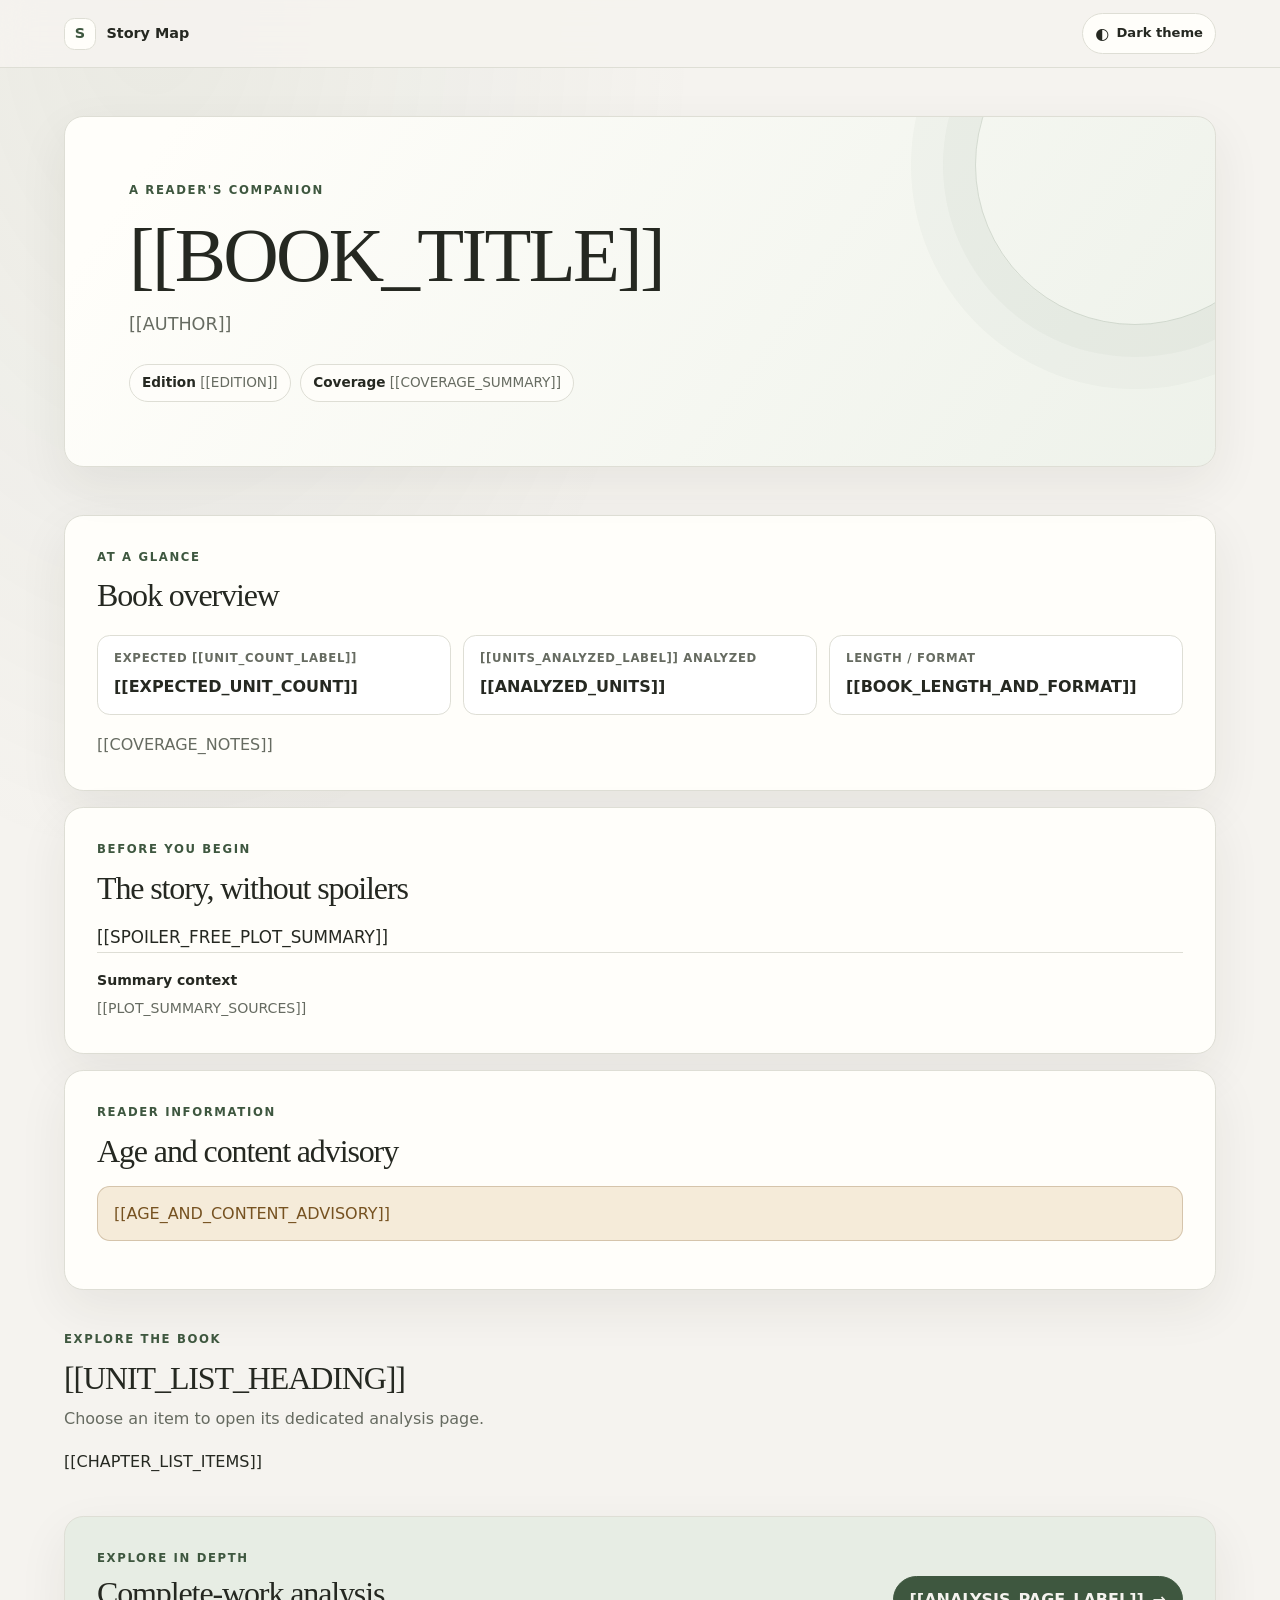
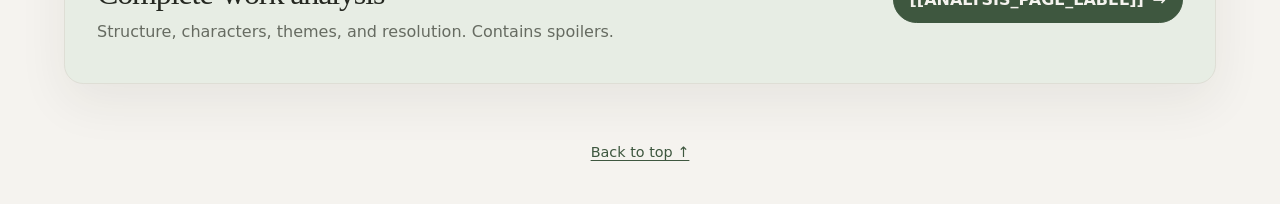
<file: .github/skills/story-map/templates/index.html>
<!doctype html>
<html lang="en" data-theme="light">
<head>
  <meta charset="utf-8">
  <meta name="viewport" content="width=device-width, initial-scale=1">
  <meta name="description" content="A spoiler-free book overview and chapter directory for [[BOOK_TITLE]].">
  <meta name="theme-color" content="#f5f3ef">
  <title>[[BOOK_TITLE]] — Story Map</title>
  <link rel="stylesheet" href="assets/story-map.css">
  <script src="assets/theme.js" defer></script>
</head>
<body>
  <header class="topbar" id="top">
    <a class="brand" href="index.html"><span class="brand-mark" aria-hidden="true">S</span> Story Map</a>
    <button class="theme-toggle" id="theme-toggle" type="button" aria-label="Switch to dark theme">
      <span class="theme-icon" aria-hidden="true">◐</span>
      <span id="theme-label">Dark theme</span>
    </button>
  </header>

  <main class="shell">
    <section class="hero">
      <p class="eyebrow">A reader's companion</p>
      <h1>[[BOOK_TITLE]]</h1>
      <p class="author">[[AUTHOR]]</p>
      <div class="meta-list">
        <span class="meta-chip"><strong>Edition</strong> [[EDITION]]</span>
        <span class="meta-chip"><strong>Coverage</strong> [[COVERAGE_SUMMARY]]</span>
      </div>
    </section>

    <section class="panel overview" aria-labelledby="overview-title">
      <div class="section-heading">
        <p class="eyebrow">At a glance</p>
        <h2 id="overview-title">Book overview</h2>
      </div>
      <dl class="stats">
        <div class="stat"><dt>Expected [[UNIT_COUNT_LABEL]]</dt><dd>[[EXPECTED_UNIT_COUNT]]</dd></div>
        <div class="stat"><dt>[[UNITS_ANALYZED_LABEL]] analyzed</dt><dd>[[ANALYZED_UNITS]]</dd></div>
        <div class="stat"><dt>Length / format</dt><dd>[[BOOK_LENGTH_AND_FORMAT]]</dd></div>
      </dl>
      <p class="coverage-note">[[COVERAGE_NOTES]]</p>
    </section>

    <section class="panel plot-summary" aria-labelledby="plot-summary-title">
      <div class="section-heading">
        <p class="eyebrow">Before you begin</p>
        <h2 id="plot-summary-title">The story, without spoilers</h2>
      </div>
      <div class="prose">[[SPOILER_FREE_PLOT_SUMMARY]]</div>
      <div class="source-note">
        <strong>Summary context</strong>
        [[PLOT_SUMMARY_SOURCES]]
      </div>
    </section>

    <section class="panel content-advisory" aria-labelledby="content-advisory-title">
      <div class="section-heading">
        <p class="eyebrow">Reader information</p>
        <h2 id="content-advisory-title">Age and content advisory</h2>
      </div>
      <p class="content-advisory-note">[[AGE_AND_CONTENT_ADVISORY]]</p>
    </section>

    <section class="chapter-directory" aria-labelledby="chapters-title">
      <div class="section-heading">
        <p class="eyebrow">Explore the book</p>
        <h2 id="chapters-title">[[UNIT_LIST_HEADING]]</h2>
        <p class="muted">Choose an item to open its dedicated analysis page.</p>
      </div>
      <ol class="chapter-list">
        [[CHAPTER_LIST_ITEMS]]
      </ol>
    </section>

    <section class="panel book-analysis-callout">
      <div>
        <p class="eyebrow">Explore in depth</p>
        <h2>Complete-work analysis</h2>
        <p class="muted">Structure, characters, themes, and resolution. Contains spoilers.</p>
      </div>
      <a class="button-link" href="[[ANALYSIS_PAGE_FILE]]">[[ANALYSIS_PAGE_LABEL]] <span aria-hidden="true">→</span></a>
    </section>
  </main>

  <footer class="site-footer"><a href="#top">Back to top ↑</a></footer>

  <template id="chapter-list-item-template">
    <li class="chapter-list-item">
      <a href="[[CHAPTER_FILE]]">
        <span class="chapter-index">[[UNIT_DISPLAY_LABEL]]</span>
        <strong>[[UNIT_TITLE]]</strong>
        <span class="chapter-pages">[[UNIT_PAGE_RANGE_OR_LENGTH]]</span>
        <span class="chapter-arrow" aria-hidden="true">↗</span>
      </a>
    </li>
  </template>
</body>
</html>
</file>
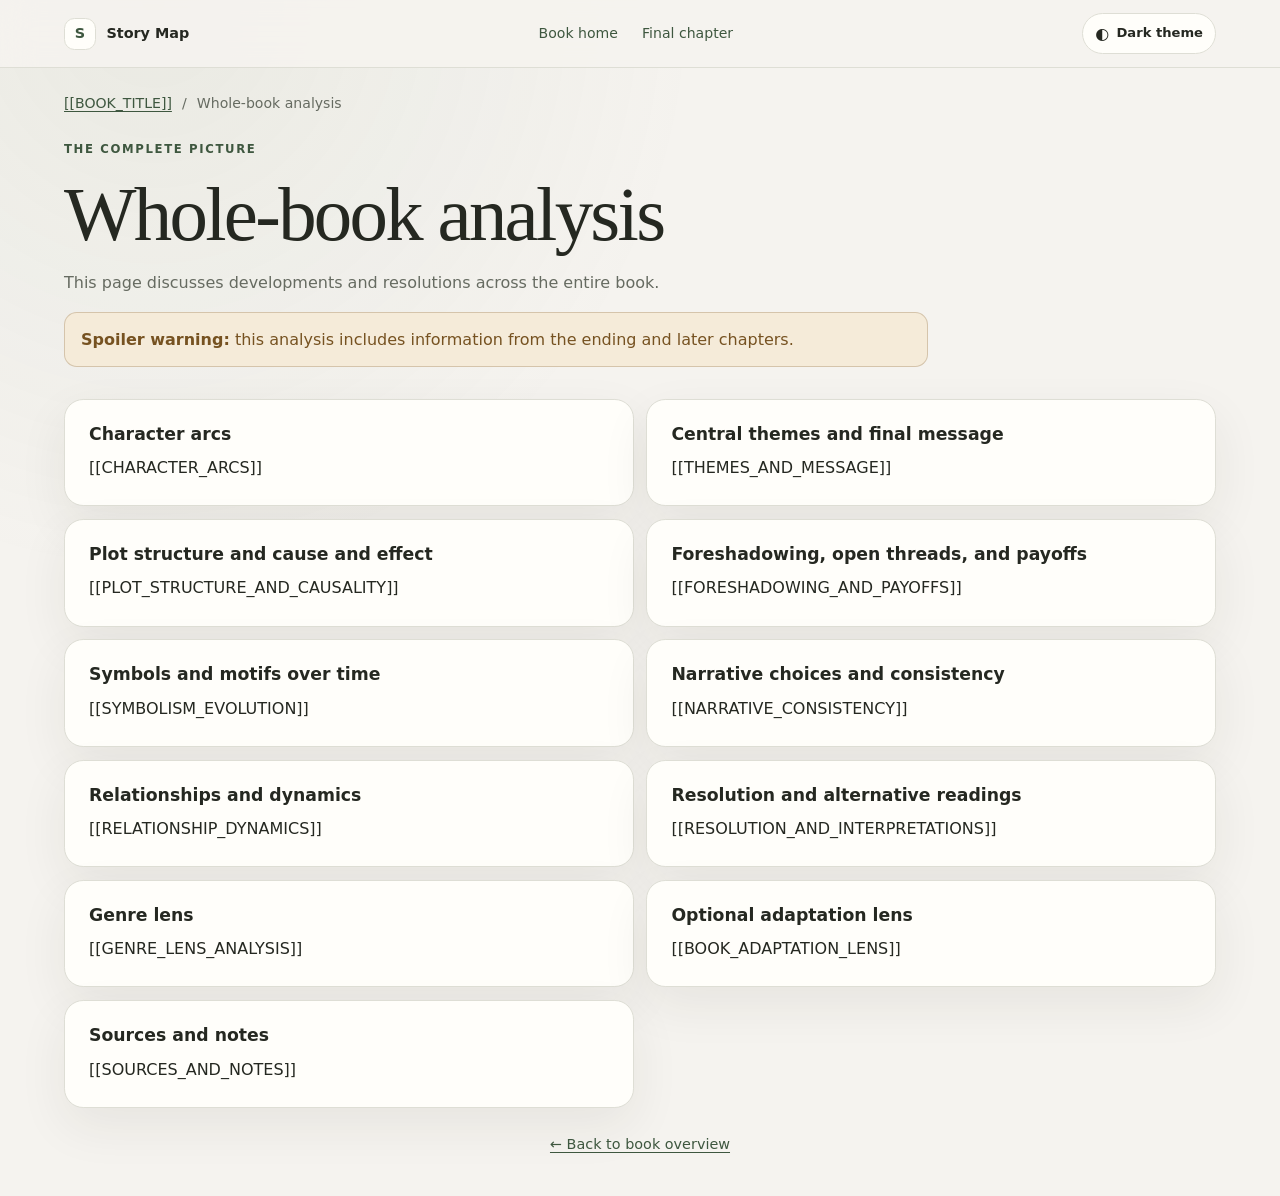
<file: .github/skills/story-map/templates/book-analysis.html>
<!doctype html>
<html lang="en" data-theme="light">
<head>
  <meta charset="utf-8">
  <meta name="viewport" content="width=device-width, initial-scale=1">
  <meta name="description" content="Whole-book analysis of [[BOOK_TITLE]]. Contains spoilers.">
  <meta name="theme-color" content="#f5f3ef">
  <title>Whole-book analysis — [[BOOK_TITLE]]</title>
  <link rel="stylesheet" href="assets/story-map.css">
  <script src="assets/theme.js" defer></script>
</head>
<body>
  <header class="topbar">
    <a class="brand" href="index.html"><span class="brand-mark" aria-hidden="true">S</span> Story Map</a>
    <nav class="top-links" aria-label="Book navigation">
      <a href="index.html">Book home</a>
      <a href="[[LAST_CHAPTER_FILE]]">Final chapter</a>
    </nav>
    <button class="theme-toggle" id="theme-toggle" type="button" aria-label="Switch to dark theme">
      <span class="theme-icon" aria-hidden="true">◐</span>
      <span id="theme-label">Dark theme</span>
    </button>
  </header>

  <main class="shell book-analysis-page">
    <p class="breadcrumb"><a href="index.html">[[BOOK_TITLE]]</a> <span aria-hidden="true">/</span> Whole-book analysis</p>
    <header class="page-heading">
      <p class="eyebrow">The complete picture</p>
      <h1>Whole-book analysis</h1>
      <p class="muted">This page discusses developments and resolutions across the entire book.</p>
      <p class="spoiler-warning"><strong>Spoiler warning:</strong> this analysis includes information from the ending and later chapters.</p>
    </header>

    <div class="book-analysis-sections">
      <section class="analysis-card">
        <h2>Character arcs</h2>
        [[CHARACTER_ARCS]]
      </section>
      <section class="analysis-card">
        <h2>Central themes and final message</h2>
        [[THEMES_AND_MESSAGE]]
      </section>
      <section class="analysis-card">
        <h2>Plot structure and cause and effect</h2>
        [[PLOT_STRUCTURE_AND_CAUSALITY]]
      </section>
      <section class="analysis-card">
        <h2>Foreshadowing, open threads, and payoffs</h2>
        [[FORESHADOWING_AND_PAYOFFS]]
      </section>
      <section class="analysis-card">
        <h2>Symbols and motifs over time</h2>
        [[SYMBOLISM_EVOLUTION]]
      </section>
      <section class="analysis-card">
        <h2>Narrative choices and consistency</h2>
        [[NARRATIVE_CONSISTENCY]]
      </section>
      <section class="analysis-card">
        <h2>Relationships and dynamics</h2>
        [[RELATIONSHIP_DYNAMICS]]
      </section>
      <section class="analysis-card">
        <h2>Resolution and alternative readings</h2>
        [[RESOLUTION_AND_INTERPRETATIONS]]
      </section>
      <section class="analysis-card">
        <h2>Genre lens</h2>
        [[GENRE_LENS_ANALYSIS]]
      </section>
      <section class="analysis-card">
        <h2>Optional adaptation lens</h2>
        [[BOOK_ADAPTATION_LENS]]
      </section>
      <section class="analysis-card">
        <h2>Sources and notes</h2>
        [[SOURCES_AND_NOTES]]
      </section>
    </div>
  </main>

  <footer class="site-footer"><a href="index.html">← Back to book overview</a></footer>
</body>
</html>
</file>
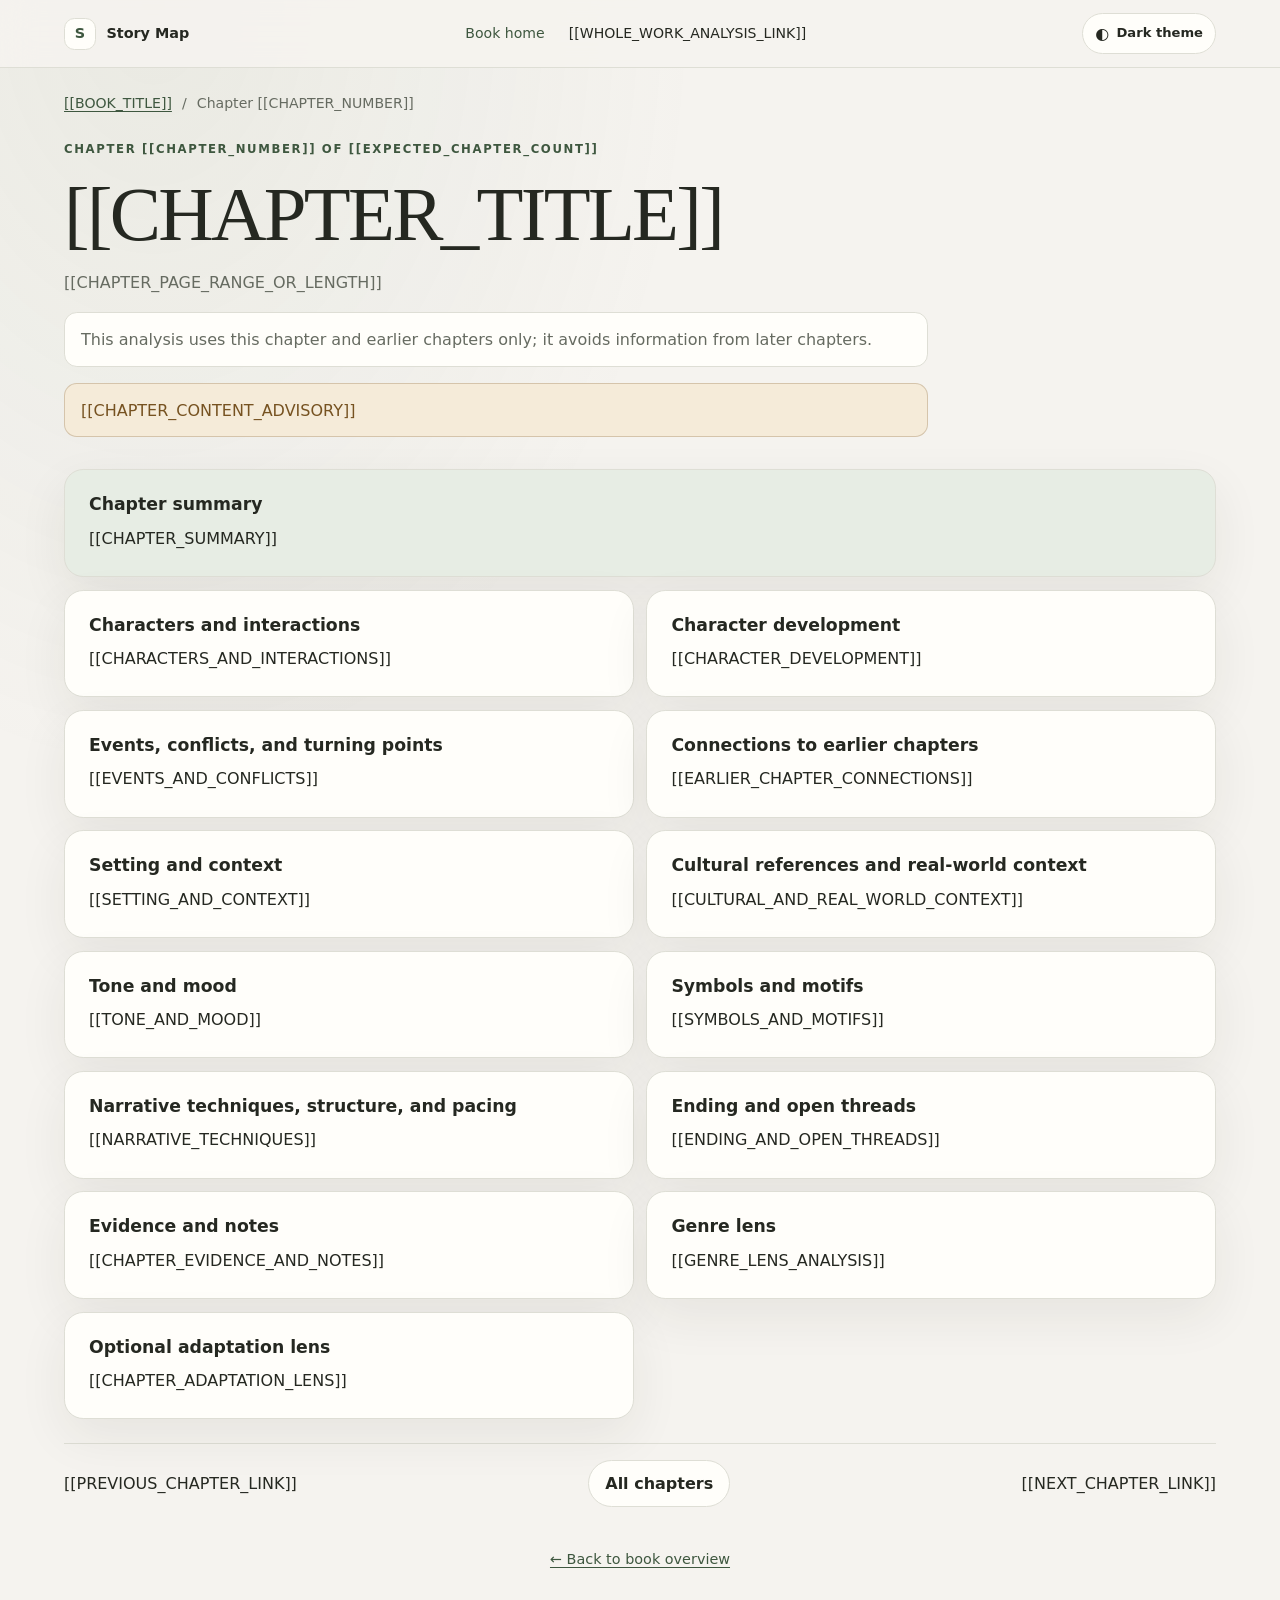
<file: .github/skills/story-map/templates/chapter.html>
<!doctype html>
<html lang="en" data-theme="light">
<head>
  <meta charset="utf-8">
  <meta name="viewport" content="width=device-width, initial-scale=1">
  <meta name="description" content="Spoiler-safe analysis of chapter [[CHAPTER_NUMBER]] of [[BOOK_TITLE]].">
  <meta name="theme-color" content="#f5f3ef">
  <title>Chapter [[CHAPTER_NUMBER]]: [[CHAPTER_TITLE]] — [[BOOK_TITLE]]</title>
  <link rel="stylesheet" href="assets/story-map.css">
  <script src="assets/theme.js" defer></script>
</head>
<body>
  <header class="topbar">
    <a class="brand" href="index.html"><span class="brand-mark" aria-hidden="true">S</span> Story Map</a>
    <nav class="top-links" aria-label="Book navigation">
      <a href="index.html">Book home</a>
      [[WHOLE_WORK_ANALYSIS_LINK]]
    </nav>
    <button class="theme-toggle" id="theme-toggle" type="button" aria-label="Switch to dark theme">
      <span class="theme-icon" aria-hidden="true">◐</span>
      <span id="theme-label">Dark theme</span>
    </button>
  </header>

  <main class="shell chapter-page">
    <p class="breadcrumb"><a href="index.html">[[BOOK_TITLE]]</a> <span aria-hidden="true">/</span> Chapter [[CHAPTER_NUMBER]]</p>
    <header class="page-heading">
      <p class="eyebrow">Chapter [[CHAPTER_NUMBER]] of [[EXPECTED_CHAPTER_COUNT]]</p>
      <h1>[[CHAPTER_TITLE]]</h1>
      <p class="muted">[[CHAPTER_PAGE_RANGE_OR_LENGTH]]</p>
      <p class="reading-boundary">This analysis uses this chapter and earlier chapters only; it avoids information from later chapters.</p>
      <p class="content-advisory-note">[[CHAPTER_CONTENT_ADVISORY]]</p>
    </header>

    <article class="chapter-analysis">
      <section class="analysis-card summary-card">
        <h2>Chapter summary</h2>
        [[CHAPTER_SUMMARY]]
      </section>
      <section class="analysis-card">
        <h2>Characters and interactions</h2>
        [[CHARACTERS_AND_INTERACTIONS]]
      </section>
      <section class="analysis-card">
        <h2>Character development</h2>
        [[CHARACTER_DEVELOPMENT]]
      </section>
      <section class="analysis-card">
        <h2>Events, conflicts, and turning points</h2>
        [[EVENTS_AND_CONFLICTS]]
      </section>
      <section class="analysis-card">
        <h2>Connections to earlier chapters</h2>
        [[EARLIER_CHAPTER_CONNECTIONS]]
      </section>
      <section class="analysis-card">
        <h2>Setting and context</h2>
        [[SETTING_AND_CONTEXT]]
      </section>
      <section class="analysis-card">
        <h2>Cultural references and real-world context</h2>
        [[CULTURAL_AND_REAL_WORLD_CONTEXT]]
      </section>
      <section class="analysis-card">
        <h2>Tone and mood</h2>
        [[TONE_AND_MOOD]]
      </section>
      <section class="analysis-card">
        <h2>Symbols and motifs</h2>
        [[SYMBOLS_AND_MOTIFS]]
      </section>
      <section class="analysis-card">
        <h2>Narrative techniques, structure, and pacing</h2>
        [[NARRATIVE_TECHNIQUES]]
      </section>
      <section class="analysis-card">
        <h2>Ending and open threads</h2>
        [[ENDING_AND_OPEN_THREADS]]
      </section>
      <section class="analysis-card">
        <h2>Evidence and notes</h2>
        [[CHAPTER_EVIDENCE_AND_NOTES]]
      </section>
      <section class="analysis-card">
        <h2>Genre lens</h2>
        [[GENRE_LENS_ANALYSIS]]
      </section>
      <section class="analysis-card">
        <h2>Optional adaptation lens</h2>
        [[CHAPTER_ADAPTATION_LENS]]
      </section>
    </article>

    <nav class="chapter-pagination" aria-label="Chapter pagination">
      [[PREVIOUS_CHAPTER_LINK]]
      <a class="button-link button-secondary" href="index.html">All chapters</a>
      [[NEXT_CHAPTER_LINK]]
    </nav>
  </main>

  <footer class="site-footer"><a href="index.html">← Back to book overview</a></footer>
</body>
</html>
</file>
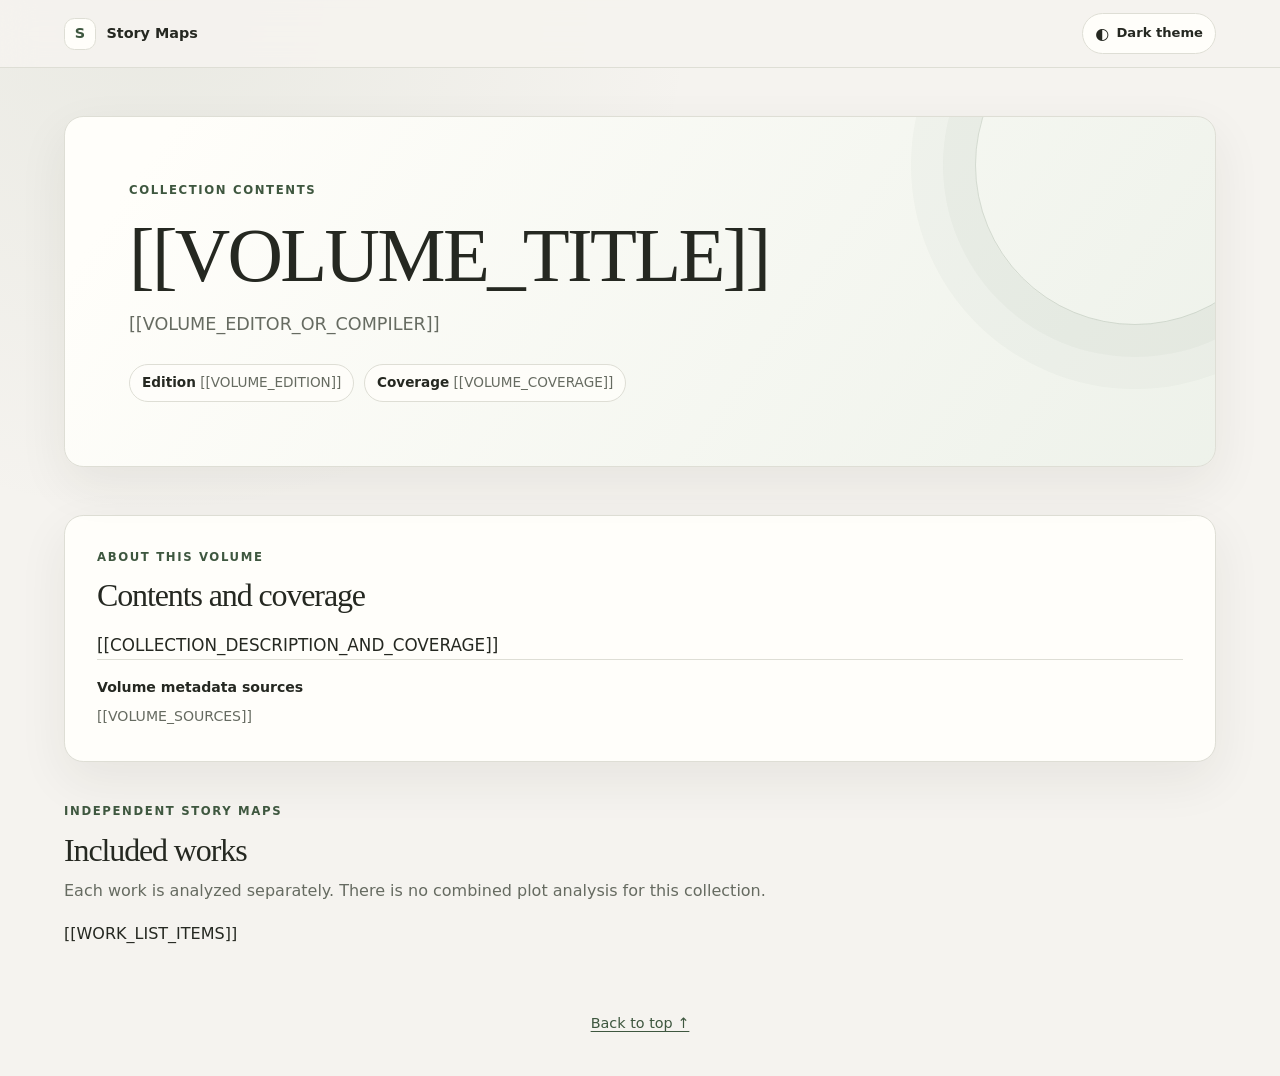
<file: .github/skills/story-map/templates/collection-index.html>
<!doctype html>
<html lang="en" data-theme="light">
<head>
  <meta charset="utf-8">
  <meta name="viewport" content="width=device-width, initial-scale=1">
  <meta name="description" content="Contents and separate story maps for [[VOLUME_TITLE]].">
  <meta name="theme-color" content="#f5f3ef">
  <title>[[VOLUME_TITLE]] — Collection Story Maps</title>
  <link rel="stylesheet" href="assets/story-map.css">
  <script src="assets/theme.js" defer></script>
</head>
<body>
  <header class="topbar" id="top">
    <a class="brand" href="index.html"><span class="brand-mark" aria-hidden="true">S</span> Story Maps</a>
    <button class="theme-toggle" id="theme-toggle" type="button" aria-label="Switch to dark theme">
      <span class="theme-icon" aria-hidden="true">◐</span>
      <span id="theme-label">Dark theme</span>
    </button>
  </header>

  <main class="shell">
    <section class="hero">
      <p class="eyebrow">Collection contents</p>
      <h1>[[VOLUME_TITLE]]</h1>
      <p class="author">[[VOLUME_EDITOR_OR_COMPILER]]</p>
      <div class="meta-list">
        <span class="meta-chip"><strong>Edition</strong> [[VOLUME_EDITION]]</span>
        <span class="meta-chip"><strong>Coverage</strong> [[VOLUME_COVERAGE]]</span>
      </div>
    </section>

    <section class="panel overview" aria-labelledby="collection-overview">
      <div class="section-heading">
        <p class="eyebrow">About this volume</p>
        <h2 id="collection-overview">Contents and coverage</h2>
      </div>
      <div class="prose">[[COLLECTION_DESCRIPTION_AND_COVERAGE]]</div>
      <div class="source-note">
        <strong>Volume metadata sources</strong>
        [[VOLUME_SOURCES]]
      </div>
    </section>

    <section class="chapter-directory" aria-labelledby="works-heading">
      <div class="section-heading">
        <p class="eyebrow">Independent story maps</p>
        <h2 id="works-heading">Included works</h2>
        <p class="muted">Each work is analyzed separately. There is no combined plot analysis for this collection.</p>
      </div>
      <ol class="chapter-list">
        [[WORK_LIST_ITEMS]]
      </ol>
    </section>
  </main>

  <footer class="site-footer"><a href="#top">Back to top ↑</a></footer>

  <template id="work-list-item-template">
    <li class="chapter-list-item">
      <a href="[[WORK_INDEX_FILE]]">
        <span class="chapter-index">Work [[WORK_ORDER]] · [[WORK_TYPE]]</span>
        <strong>[[WORK_TITLE]]</strong>
        <span class="chapter-pages">[[WORK_AUTHOR_AND_COVERAGE]]</span>
        <span class="chapter-arrow" aria-hidden="true">↗</span>
      </a>
    </li>
  </template>
</body>
</html>
</file>
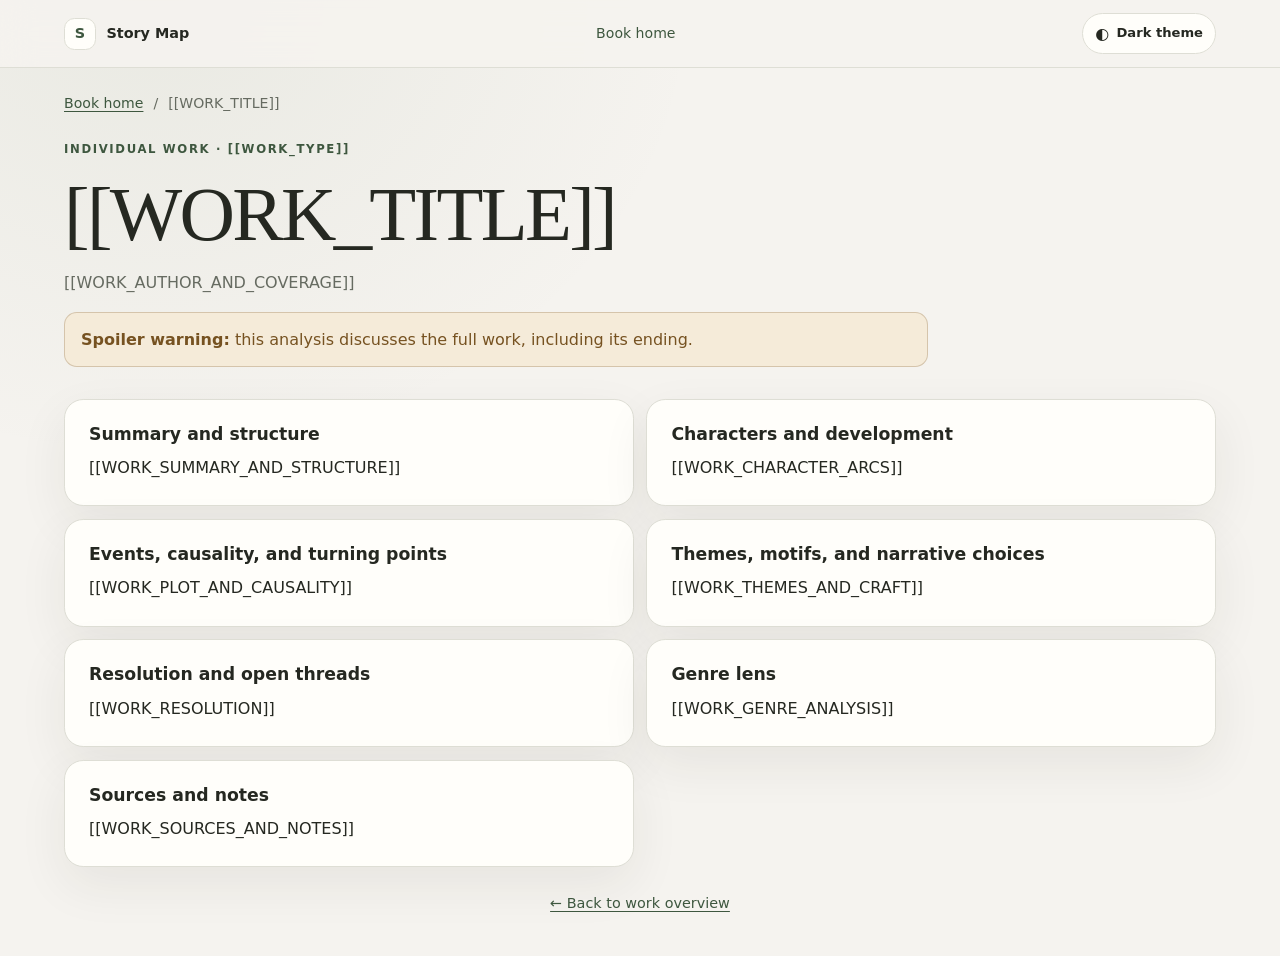
<file: .github/skills/story-map/templates/work-analysis.html>
<!doctype html>
<html lang="en" data-theme="light">
<head>
  <meta charset="utf-8">
  <meta name="viewport" content="width=device-width, initial-scale=1">
  <meta name="description" content="Whole-work analysis of [[WORK_TITLE]]. Contains spoilers.">
  <meta name="theme-color" content="#f5f3ef">
  <title>[[WORK_TITLE]] — Story Analysis</title>
  <link rel="stylesheet" href="assets/story-map.css">
  <script src="assets/theme.js" defer></script>
</head>
<body>
  <header class="topbar">
    <a class="brand" href="index.html"><span class="brand-mark" aria-hidden="true">S</span> Story Map</a>
    <nav class="top-links" aria-label="Book navigation">
      <a href="index.html">Book home</a>
    </nav>
    <button class="theme-toggle" id="theme-toggle" type="button" aria-label="Switch to dark theme">
      <span class="theme-icon" aria-hidden="true">◐</span>
      <span id="theme-label">Dark theme</span>
    </button>
  </header>

  <main class="shell book-analysis-page">
    <p class="breadcrumb"><a href="index.html">Book home</a> <span aria-hidden="true">/</span> [[WORK_TITLE]]</p>
    <header class="page-heading">
      <p class="eyebrow">Individual work · [[WORK_TYPE]]</p>
      <h1>[[WORK_TITLE]]</h1>
      <p class="muted">[[WORK_AUTHOR_AND_COVERAGE]]</p>
      <p class="spoiler-warning"><strong>Spoiler warning:</strong> this analysis discusses the full work, including its ending.</p>
    </header>

    <div class="book-analysis-sections">
      <section class="analysis-card">
        <h2>Summary and structure</h2>
        [[WORK_SUMMARY_AND_STRUCTURE]]
      </section>
      <section class="analysis-card">
        <h2>Characters and development</h2>
        [[WORK_CHARACTER_ARCS]]
      </section>
      <section class="analysis-card">
        <h2>Events, causality, and turning points</h2>
        [[WORK_PLOT_AND_CAUSALITY]]
      </section>
      <section class="analysis-card">
        <h2>Themes, motifs, and narrative choices</h2>
        [[WORK_THEMES_AND_CRAFT]]
      </section>
      <section class="analysis-card">
        <h2>Resolution and open threads</h2>
        [[WORK_RESOLUTION]]
      </section>
      <section class="analysis-card">
        <h2>Genre lens</h2>
        [[WORK_GENRE_ANALYSIS]]
      </section>
      <section class="analysis-card">
        <h2>Sources and notes</h2>
        [[WORK_SOURCES_AND_NOTES]]
      </section>
    </div>
  </main>

  <footer class="site-footer"><a href="index.html">← Back to work overview</a></footer>
</body>
</html>
</file>
<file: .github/skills/story-map/templates/assets/story-map.css>
:root {
  color-scheme: light;
  --page: #f5f3ef;
  --surface: #fffefa;
  --surface-raised: #fff;
  --text: #252821;
  --text-muted: #666b61;
  --border: #deded5;
  --accent: #526b52;
  --accent-strong: #3e573f;
  --accent-soft: #e7ede4;
  --warning-bg: #f5ebd9;
  --warning-text: #765221;
  --shadow: 0 18px 50px rgb(38 42 34 / 7%);
  --radius-lg: 1.2rem;
  --radius-md: 0.8rem;
  font-family: "Segoe UI", system-ui, sans-serif;
  color: var(--text);
  background: var(--page);
  font-synthesis: none;
  text-rendering: optimizeLegibility;
  -webkit-font-smoothing: antialiased;
}

html[data-theme="dark"] {
  color-scheme: dark;
  --page: #171a18;
  --surface: #1e231f;
  --surface-raised: #252b26;
  --text: #e9e9df;
  --text-muted: #b1b6aa;
  --border: #3a423b;
  --accent: #b2c99e;
  --accent-strong: #c7d9b8;
  --accent-soft: #303b30;
  --warning-bg: #473925;
  --warning-text: #f0d29d;
  --shadow: 0 18px 50px rgb(0 0 0 / 22%);
}

*,
*::before,
*::after {
  box-sizing: border-box;
}

html {
  min-width: 20rem;
  scroll-behavior: smooth;
}

body {
  min-width: 20rem;
  margin: 0;
  color: var(--text);
  background:
    radial-gradient(ellipse at 12% 0%, rgb(116 138 102 / 9%), transparent 34rem),
    var(--page);
  font-size: 1rem;
  line-height: 1.7;
  transition: color 180ms ease, background-color 180ms ease;
}

a {
  color: var(--accent-strong);
  text-decoration-thickness: 0.08em;
  text-underline-offset: 0.18em;
}

a:hover {
  color: var(--accent);
}

a:focus-visible,
button:focus-visible {
  outline: 3px solid var(--accent);
  outline-offset: 3px;
}

button {
  font: inherit;
}

h1,
h2,
h3 {
  color: var(--text);
  line-height: 1.2;
  text-wrap: pretty;
}

h1,
h2 {
  font-family: Georgia, "Times New Roman", serif;
  font-weight: 500;
  letter-spacing: -0.035em;
}

h1,
h2,
h3,
p {
  margin-top: 0;
}

.shell {
  width: min(100% - 2rem, 72rem);
  margin-inline: auto;
}

.topbar {
  position: sticky;
  z-index: 5;
  top: 0;
  display: flex;
  min-height: 4.25rem;
  align-items: center;
  justify-content: space-between;
  gap: 1rem;
  padding: 0.6rem max(1rem, calc((100vw - 72rem) / 2));
  border-bottom: 1px solid var(--border);
  background: color-mix(in srgb, var(--page) 90%, transparent);
  backdrop-filter: blur(16px);
}

.brand {
  display: inline-flex;
  flex: 0 0 auto;
  align-items: center;
  gap: 0.65rem;
  color: var(--text);
  font-size: 0.9rem;
  font-weight: 750;
  text-decoration: none;
}

.brand-mark {
  display: grid;
  width: 2rem;
  aspect-ratio: 1;
  place-items: center;
  border: 1px solid var(--border);
  border-radius: 0.65rem;
  background: var(--surface);
  color: var(--accent-strong);
}

.top-links {
  display: flex;
  flex: 1 1 auto;
  justify-content: center;
  gap: clamp(0.5rem, 2vw, 1.5rem);
  font-size: 0.88rem;
}

.top-links a {
  text-decoration: none;
}

.theme-toggle {
  display: inline-flex;
  min-height: 2.55rem;
  flex: 0 0 auto;
  align-items: center;
  gap: 0.45rem;
  padding: 0.4rem 0.75rem;
  border: 1px solid var(--border);
  border-radius: 999px;
  background: var(--surface);
  color: var(--text);
  cursor: pointer;
  font-size: 0.82rem;
  font-weight: 650;
}

.theme-toggle:hover {
  border-color: var(--accent);
  background: var(--surface-raised);
}

.theme-icon {
  font-size: 1rem;
}

.hero {
  position: relative;
  overflow: hidden;
  margin-block: clamp(1.25rem, 4vw, 3rem);
  padding: clamp(1.5rem, 5vw, 4rem);
  border: 1px solid var(--border);
  border-radius: var(--radius-lg);
  background: linear-gradient(125deg, var(--surface) 8%, color-mix(in srgb, var(--accent-soft) 72%, var(--surface)) 100%);
  box-shadow: var(--shadow);
}

.hero::after {
  position: absolute;
  top: -7rem;
  right: -5rem;
  width: 20rem;
  aspect-ratio: 1;
  border: 1px solid color-mix(in srgb, var(--accent) 20%, transparent);
  border-radius: 50%;
  box-shadow: 0 0 0 2rem color-mix(in srgb, var(--accent) 4%, transparent),
    0 0 0 4rem color-mix(in srgb, var(--accent) 3%, transparent);
  content: "";
  pointer-events: none;
}

.eyebrow {
  margin-bottom: 0.55rem;
  color: var(--accent-strong);
  font-size: 0.73rem;
  font-weight: 750;
  letter-spacing: 0.14em;
  text-transform: uppercase;
}

h1 {
  margin-bottom: 0.5rem;
  font-size: clamp(2.4rem, 7vw, 4.8rem);
}

h2 {
  margin-bottom: 0.5rem;
  font-size: clamp(1.5rem, 3vw, 2rem);
}

h3 {
  font-size: 1.08rem;
}

.author {
  margin-bottom: 1.5rem;
  color: var(--text-muted);
  font-size: 1.1rem;
}

.meta-list {
  display: flex;
  flex-wrap: wrap;
  gap: 0.6rem;
}

.meta-chip {
  padding: 0.4rem 0.75rem;
  border: 1px solid var(--border);
  border-radius: 999px;
  background: color-mix(in srgb, var(--surface) 82%, transparent);
  color: var(--text-muted);
  font-size: 0.85rem;
}

.meta-chip strong {
  color: var(--text);
}

.panel,
.analysis-card {
  margin-block: 1rem;
  padding: clamp(1.2rem, 3vw, 2rem);
  border: 1px solid var(--border);
  border-radius: var(--radius-lg);
  background: var(--surface);
  box-shadow: var(--shadow);
}

.overview,
.plot-summary {
  margin-block: 1rem;
}

.section-heading {
  margin-bottom: 1rem;
}

.section-heading > *:last-child {
  margin-bottom: 0;
}

.stats {
  display: grid;
  grid-template-columns: repeat(auto-fit, minmax(min(100%, 10rem), 1fr));
  gap: 0.75rem;
  margin: 1.25rem 0 0;
}

.stat {
  min-width: 0;
  padding: 0.85rem 1rem;
  border: 1px solid var(--border);
  border-radius: var(--radius-md);
  background: var(--surface-raised);
}

.stat dt {
  margin-bottom: 0.25rem;
  color: var(--text-muted);
  font-size: 0.73rem;
  font-weight: 700;
  letter-spacing: 0.06em;
  text-transform: uppercase;
}

.stat dd {
  margin: 0;
  font-weight: 650;
  overflow-wrap: anywhere;
}

.coverage-note,
.muted,
.breadcrumb {
  color: var(--text-muted);
}

.coverage-note {
  margin: 1rem 0 0;
}

.prose {
  max-width: 70ch;
  font-size: 1.05rem;
}

.source-note {
  padding-top: 1rem;
  border-top: 1px solid var(--border);
  color: var(--text-muted);
  font-size: 0.88rem;
}

.source-note strong {
  display: block;
  margin-bottom: 0.3rem;
  color: var(--text);
}

.chapter-directory {
  margin-block: 2.5rem;
}

.chapter-list {
  display: grid;
  grid-template-columns: repeat(auto-fit, minmax(min(100%, 19rem), 1fr));
  gap: 0.7rem;
  margin: 0;
  padding: 0;
  list-style: none;
}

.chapter-list-item a {
  display: grid;
  grid-template-columns: 1fr auto;
  gap: 0.1rem 0.75rem;
  min-height: 6rem;
  align-content: center;
  padding: 1rem;
  border: 1px solid var(--border);
  border-radius: var(--radius-md);
  background: var(--surface);
  box-shadow: var(--shadow);
  text-decoration: none;
  transition: transform 150ms ease, border-color 150ms ease;
}

.chapter-list-item a:hover {
  transform: translateY(-2px);
  border-color: var(--accent);
}

.chapter-index,
.chapter-pages {
  color: var(--text-muted);
  font-size: 0.78rem;
}

.chapter-list-item strong {
  overflow-wrap: anywhere;
  color: var(--text);
}

.chapter-pages {
  grid-column: 1;
}

.chapter-arrow {
  grid-column: 2;
  grid-row: 1 / span 3;
  align-self: center;
  color: var(--accent-strong);
  font-size: 1.25rem;
}

.book-analysis-callout {
  display: flex;
  flex-wrap: wrap;
  align-items: center;
  justify-content: space-between;
  gap: 1.25rem;
  margin-block: 2rem;
  background: var(--accent-soft);
}

.book-analysis-callout h2,
.book-analysis-callout p {
  margin-bottom: 0.35rem;
}

.button-link {
  display: inline-flex;
  min-height: 2.8rem;
  align-items: center;
  justify-content: center;
  gap: 0.55rem;
  padding: 0.55rem 1rem;
  border: 1px solid var(--accent-strong);
  border-radius: 999px;
  background: var(--accent-strong);
  color: var(--page);
  font-weight: 700;
  text-decoration: none;
}

.button-link:hover {
  background: var(--accent);
  color: var(--page);
}

.button-secondary {
  border-color: var(--border);
  background: var(--surface);
  color: var(--text);
}

.button-secondary:hover {
  background: var(--accent-soft);
  color: var(--text);
}

.chapter-page,
.book-analysis-page {
  padding-top: 1.5rem;
}

.breadcrumb {
  margin-bottom: 1.5rem;
  font-size: 0.88rem;
}

.breadcrumb span {
  padding-inline: 0.35rem;
}

.page-heading {
  max-width: 54rem;
  margin-bottom: 2rem;
}

.reading-boundary,
.content-advisory-note,
.spoiler-warning {
  padding: 0.8rem 1rem;
  border-radius: var(--radius-md);
}

.reading-boundary {
  border: 1px solid var(--border);
  background: var(--surface);
  color: var(--text-muted);
}

.content-advisory-note {
  border: 1px solid color-mix(in srgb, var(--warning-text) 25%, transparent);
  background: var(--warning-bg);
  color: var(--warning-text);
}

.spoiler-warning {
  border: 1px solid color-mix(in srgb, var(--warning-text) 25%, transparent);
  background: var(--warning-bg);
  color: var(--warning-text);
}

.chapter-analysis,
.book-analysis-sections {
  display: grid;
  grid-template-columns: minmax(0, 1fr);
  gap: 0.8rem;
}

.analysis-card {
  min-width: 0;
  margin: 0;
  padding: clamp(1rem, 2.5vw, 1.5rem);
  scroll-margin-top: 6rem;
}

.analysis-card h2 {
  margin-bottom: 0.6rem;
  font-family: "Segoe UI", system-ui, sans-serif;
  font-size: 1.08rem;
  font-weight: 720;
  letter-spacing: 0;
}

.analysis-card p:last-child {
  margin-bottom: 0;
}

.summary-card {
  background: var(--accent-soft);
}

blockquote {
  margin: 0.8rem 0;
  padding: 0.7rem 1rem;
  border-left: 3px solid var(--accent);
  border-radius: 0 var(--radius-md) var(--radius-md) 0;
  background: color-mix(in srgb, var(--accent-soft) 55%, var(--surface));
  color: var(--text-muted);
}

.chapter-pagination {
  display: flex;
  flex-wrap: wrap;
  align-items: center;
  justify-content: space-between;
  gap: 0.7rem;
  margin-top: 1.5rem;
  padding-block: 1rem;
  border-top: 1px solid var(--border);
}

.spoiler-label {
  color: var(--warning-text);
  font-size: 0.72rem;
  font-weight: 700;
}

.site-footer {
  padding: 1.5rem 1rem 2.5rem;
  color: var(--text-muted);
  font-size: 0.9rem;
  text-align: center;
}

@media (min-width: 48rem) {
  .shell {
    width: min(100% - 3rem, 72rem);
  }

  .chapter-analysis,
  .book-analysis-sections {
    grid-template-columns: repeat(2, minmax(0, 1fr));
  }

  .summary-card {
    grid-column: 1 / -1;
  }
}

@media (max-width: 38rem) {
  .topbar {
    flex-wrap: wrap;
  }

  .top-links {
    order: 3;
    flex-basis: 100%;
    justify-content: flex-start;
    padding-inline: 2.65rem;
  }

  .theme-toggle {
    margin-left: auto;
  }
}

@media (prefers-reduced-motion: reduce) {
  *,
  *::before,
  *::after {
    scroll-behavior: auto !important;
    transition-duration: 0.01ms !important;
  }
}
</file>
